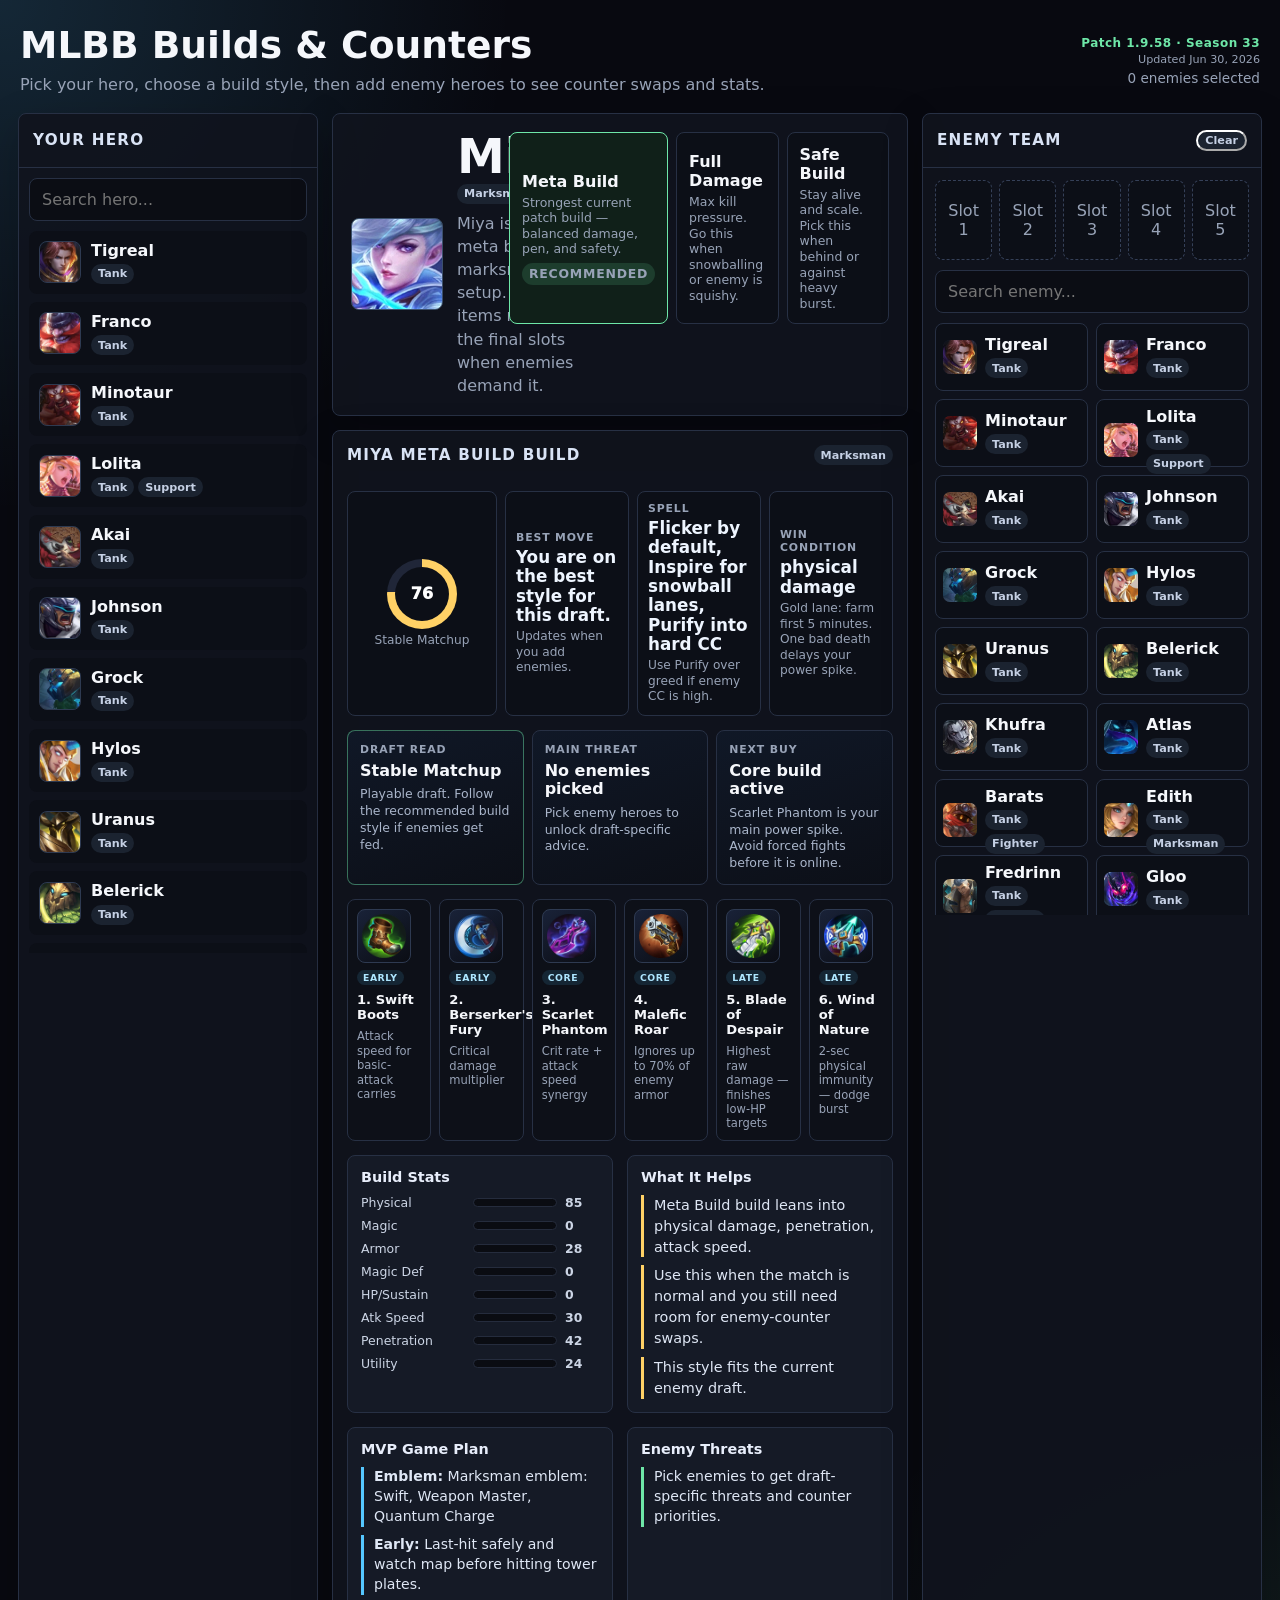
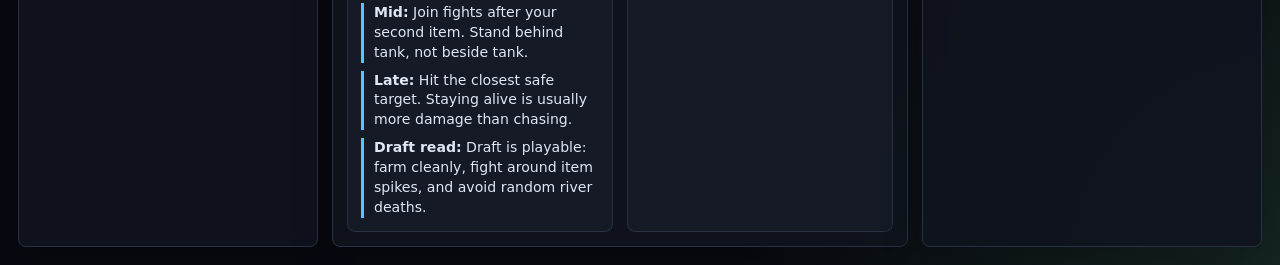
<file: index.html>
<!doctype html>
<html lang="en">
<head>
  <meta charset="utf-8" />
  <meta name="viewport" content="width=device-width, initial-scale=1" />
  <title>MLBB Builds & Counters</title>
  <style>
    :root {
      color-scheme: dark;
      --bg: #080910;
      --panel: #10131d;
      --panel-2: #151a26;
      --line: #273044;
      --text: #f5f7fb;
      --muted: #98a3b7;
      --blue: #55c7ff;
      --green: #6ee7a8;
      --red: #ff6b6b;
      --gold: #ffd166;
      --violet: #b49cff;
    }

    * { box-sizing: border-box; }
    body {
      margin: 0;
      min-height: 100vh;
      background:
        radial-gradient(circle at top left, rgba(85,199,255,.16), transparent 32rem),
        radial-gradient(circle at bottom right, rgba(110,231,168,.12), transparent 34rem),
        var(--bg);
      color: var(--text);
      font-family: Inter, ui-sans-serif, system-ui, -apple-system, BlinkMacSystemFont, "Segoe UI", sans-serif;
      letter-spacing: 0;
    }

    button, input { font: inherit; }
    button { cursor: pointer; }

    .app {
      width: min(1420px, 100%);
      margin: 0 auto;
      padding: 18px;
      display: grid;
      grid-template-columns: 300px 1fr 340px;
      gap: 14px;
    }

    header {
      grid-column: 1 / -1;
      display: flex;
      align-items: center;
      justify-content: space-between;
      gap: 12px;
      padding: 8px 2px 2px;
    }

    h1 {
      margin: 0;
      font-size: clamp(1.35rem, 3vw, 2.35rem);
      line-height: 1.05;
    }

    .meta {
      color: var(--muted);
      font-size: .9rem;
      text-align: right;
    }

    .panel {
      background: color-mix(in srgb, var(--panel) 90%, transparent);
      border: 1px solid var(--line);
      border-radius: 8px;
      min-width: 0;
      overflow: hidden;
      box-shadow: 0 14px 40px rgba(0,0,0,.22);
    }

    .panel-head {
      min-height: 54px;
      padding: 14px;
      border-bottom: 1px solid var(--line);
      display: flex;
      align-items: center;
      justify-content: space-between;
      gap: 10px;
    }

    .panel-title {
      margin: 0;
      font-size: .95rem;
      text-transform: uppercase;
      letter-spacing: .08em;
      color: #d9e3f5;
    }

    .search {
      width: 100%;
      border: 1px solid var(--line);
      border-radius: 8px;
      background: #0b0d14;
      color: var(--text);
      padding: 11px 12px;
      outline: none;
    }

    .search:focus { border-color: var(--blue); box-shadow: 0 0 0 3px rgba(85,199,255,.12); }

    .hero-list {
      height: calc(100vh - 168px);
      min-height: 520px;
      overflow: auto;
      padding: 10px;
      display: grid;
      gap: 8px;
      align-content: start;
    }

    .hero-row {
      width: 100%;
      border: 1px solid transparent;
      border-radius: 8px;
      background: #0c0f17;
      color: var(--text);
      padding: 9px;
      display: grid;
      grid-template-columns: 42px 1fr;
      gap: 10px;
      align-items: center;
      text-align: left;
    }

    .hero-row:hover, .hero-row.active { border-color: var(--blue); background: #111928; }
    .avatar {
      width: 42px;
      height: 42px;
      display: grid;
      place-items: center;
      border-radius: 8px;
      background: linear-gradient(145deg, #18364b, #222530);
      font-size: 1.45rem;
      border: 1px solid #2e3a51;
      overflow: hidden;
      position: relative;
    }

    .name { font-weight: 800; line-height: 1.2; }
    .roles { margin-top: 4px; display: flex; gap: 4px; flex-wrap: wrap; }
    .chip {
      display: inline-flex;
      align-items: center;
      min-height: 20px;
      border-radius: 999px;
      padding: 2px 7px;
      background: #1b2330;
      color: #c5d0e4;
      font-size: .7rem;
      font-weight: 700;
    }

    .main { display: grid; gap: 14px; min-width: 0; }
    .hero-stage {
      min-height: 206px;
      padding: 18px;
      display: grid;
      grid-template-columns: minmax(0, 1fr) minmax(260px, 380px);
      gap: 16px;
      align-items: stretch;
    }

    .selected-hero {
      display: grid;
      grid-template-columns: 92px 1fr;
      gap: 14px;
      align-items: center;
    }

    .big-avatar {
      width: 92px;
      aspect-ratio: 1;
      border-radius: 8px;
      display: grid;
      place-items: center;
      font-size: 3.2rem;
      background: linear-gradient(145deg, #1a3a4f, #302c43);
      border: 1px solid #3b506d;
      overflow: hidden;
      position: relative;
    }

    .selected-hero h2 {
      margin: 0;
      font-size: clamp(1.7rem, 4vw, 3rem);
      line-height: 1;
    }

    .subtitle { color: var(--muted); margin-top: 8px; line-height: 1.45; }

    .build-tabs {
      display: grid;
      grid-template-columns: repeat(3, 1fr);
      gap: 8px;
      align-content: start;
    }

    .build-tab {
      border: 1px solid var(--line);
      border-radius: 8px;
      background: #0c0f17;
      color: var(--text);
      padding: 12px;
      text-align: left;
      min-height: 84px;
    }

    .build-tab.active { border-color: var(--green); background: #102019; }
    .build-tab b { display: block; margin-bottom: 4px; }
    .build-tab span { color: var(--muted); font-size: .78rem; line-height: 1.25; display: block; }

    .build-panel {
      padding: 14px;
      display: grid;
      gap: 14px;
    }

    .items {
      display: grid;
      grid-template-columns: repeat(6, minmax(0, 1fr));
      gap: 8px;
    }

    .item {
      min-height: 132px;
      border: 1px solid var(--line);
      border-radius: 8px;
      background: #0d1018;
      padding: 9px;
      display: grid;
      gap: 7px;
      align-content: start;
      position: relative;
    }

    .item.counter { border-color: rgba(255,107,107,.75); box-shadow: inset 0 0 0 1px rgba(255,107,107,.16), 0 0 22px rgba(255,107,107,.08); }
    .item-art {
      width: 54px;
      aspect-ratio: 1;
      border-radius: 8px;
      background: linear-gradient(145deg, #192238, #0b0d14);
      border: 1px solid #2e3a51;
      display: grid;
      place-items: center;
      overflow: hidden;
      position: relative;
      font-size: 1.75rem;
      line-height: 1;
    }
    .item-name { font-weight: 800; font-size: .82rem; line-height: 1.15; }
    .item-type { color: var(--muted); font-size: .72rem; line-height: 1.25; }
    .item-phase {
      width: fit-content;
      border-radius: 999px;
      background: rgba(85,199,255,.12);
      color: #aee6ff;
      padding: 2px 6px;
      font-size: .58rem;
      font-weight: 900;
      text-transform: uppercase;
      letter-spacing: .06em;
    }
    .badge {
      position: absolute;
      top: 7px;
      right: 7px;
      border-radius: 999px;
      background: rgba(255,107,107,.18);
      color: #ffd3d3;
      padding: 2px 6px;
      font-size: .62rem;
      font-weight: 900;
    }

    .details-grid {
      display: grid;
      grid-template-columns: 1fr 1fr;
      gap: 14px;
    }

    .subpanel {
      background: var(--panel-2);
      border: 1px solid var(--line);
      border-radius: 8px;
      padding: 13px;
      min-width: 0;
    }

    .subpanel h3 {
      margin: 0 0 10px;
      font-size: .9rem;
      color: #e8eefb;
    }

    .stat {
      display: grid;
      grid-template-columns: 104px 1fr 34px;
      align-items: center;
      gap: 8px;
      margin: 8px 0;
      font-size: .78rem;
      color: #ccd5e5;
    }

    .bar {
      height: 9px;
      background: #0a0c12;
      border-radius: 999px;
      overflow: hidden;
      border: 1px solid #252c3d;
    }

    .fill { height: 100%; width: var(--w); background: linear-gradient(90deg, var(--blue), var(--green)); }
    .notes { display: grid; gap: 8px; color: #d5deed; font-size: .9rem; line-height: 1.45; }
    .note { border-left: 3px solid var(--gold); padding-left: 10px; color: #dfe7f5; }

    .enemy-tools { padding: 12px; display: grid; gap: 10px; }
    .enemy-slots {
      display: grid;
      grid-template-columns: repeat(5, 1fr);
      gap: 7px;
    }

    .slot {
      min-height: 80px;
      border: 1px dashed #354058;
      border-radius: 8px;
      display: grid;
      place-items: center;
      text-align: center;
      padding: 6px;
      color: var(--muted);
      background: #0c0f17;
      position: relative;
    }

    .slot.filled { border-style: solid; color: var(--text); }
    .slot button {
      position: absolute;
      top: 4px;
      right: 4px;
      width: 22px;
      height: 22px;
      border: 1px solid #46546f;
      border-radius: 999px;
      color: var(--text);
      background: #0a0c12;
      line-height: 1;
    }

    .enemy-list {
      max-height: calc(100vh - 308px);
      min-height: 390px;
      overflow: auto;
      display: grid;
      grid-template-columns: repeat(2, minmax(0, 1fr));
      gap: 8px;
    }

    .enemy-pick {
      min-height: 68px;
      border: 1px solid var(--line);
      border-radius: 8px;
      background: #0c0f17;
      color: var(--text);
      display: grid;
      grid-template-columns: 34px 1fr;
      gap: 8px;
      align-items: center;
      padding: 7px;
      text-align: left;
    }

    .enemy-pick:disabled { opacity: .35; cursor: not-allowed; }
    .mini-avatar {
      width: 34px;
      aspect-ratio: 1;
      border-radius: 7px;
      display: grid;
      place-items: center;
      background: #192132;
      font-size: 1.18rem;
      overflow: hidden;
      position: relative;
    }

    .asset-img {
      position: absolute;
      inset: 0;
      width: 100%;
      height: 100%;
      object-fit: cover;
      z-index: 1;
    }

    .item-art .asset-img { object-fit: contain; padding: 4px; }
    .fallback-emoji { position: relative; z-index: 0; line-height: 1; }
    .asset-img.err { display: none; }

    .coach-strip {
      display: grid;
      grid-template-columns: 150px repeat(3, 1fr);
      gap: 8px;
    }

    .coach-card {
      min-height: 86px;
      border: 1px solid var(--line);
      border-radius: 8px;
      background: #0c0f17;
      padding: 10px;
      display: grid;
      align-content: center;
      gap: 4px;
      min-width: 0;
    }

    .coach-kicker {
      color: var(--muted);
      font-size: .68rem;
      font-weight: 800;
      text-transform: uppercase;
      letter-spacing: .08em;
    }

    .coach-value {
      font-size: 1.05rem;
      font-weight: 900;
      color: #eef5ff;
      line-height: 1.15;
    }

    .coach-small { color: var(--muted); font-size: .76rem; line-height: 1.28; }
    .score-ring {
      width: 70px;
      aspect-ratio: 1;
      border-radius: 999px;
      display: grid;
      place-items: center;
      background: conic-gradient(var(--green) calc(var(--score) * 1%), #202638 0);
      justify-self: center;
      position: relative;
      font-weight: 950;
      color: #ffffff;
    }

    .score-ring::before {
      content: "";
      position: absolute;
      inset: 8px;
      border-radius: inherit;
      background: #0c0f17;
    }

    .score-ring span { position: relative; z-index: 1; }
    .plan-list, .threat-list { display: grid; gap: 8px; }
    .plan-row, .threat-row {
      border-left: 3px solid var(--blue);
      padding-left: 10px;
      color: #dfe7f5;
      font-size: .88rem;
      line-height: 1.42;
    }

    .threat-row.high { border-color: var(--red); }
    .threat-row.med { border-color: var(--gold); }
    .threat-row.low { border-color: var(--green); }
    .rec-badge {
      display: inline-flex;
      width: fit-content;
      margin-top: 6px;
      border-radius: 999px;
      background: rgba(110,231,168,.14);
      color: #b8ffd6;
      padding: 3px 7px;
      font-size: .66rem;
      font-weight: 900;
      text-transform: uppercase;
      letter-spacing: .06em;
    }

    .coach-action {
      width: fit-content;
      border: 1px solid rgba(110,231,168,.45);
      border-radius: 999px;
      background: rgba(110,231,168,.13);
      color: #d8ffe8;
      padding: 5px 10px;
      font-size: .72rem;
      font-weight: 900;
      margin-top: 4px;
    }

    .matchup-strip {
      display: grid;
      grid-template-columns: repeat(3, 1fr);
      gap: 8px;
    }

    .matchup-card {
      border: 1px solid var(--line);
      border-radius: 8px;
      background: linear-gradient(160deg, #101827, #0c0f17);
      padding: 12px;
      min-width: 0;
    }

    .matchup-card.danger { border-color: rgba(255,107,107,.55); }
    .matchup-card.good { border-color: rgba(110,231,168,.45); }
    .matchup-label {
      color: var(--muted);
      font-size: .68rem;
      font-weight: 900;
      text-transform: uppercase;
      letter-spacing: .08em;
      margin-bottom: 6px;
    }

    .matchup-main {
      color: #f5f7fb;
      font-size: 1rem;
      font-weight: 900;
      line-height: 1.15;
    }

    .matchup-tip {
      color: #aab6cb;
      font-size: .78rem;
      line-height: 1.35;
      margin-top: 6px;
    }

    .score-ring.strong { background: conic-gradient(var(--green) calc(var(--score) * 1%), #202638 0); }
    .score-ring.stable { background: conic-gradient(var(--gold) calc(var(--score) * 1%), #202638 0); }
    .score-ring.risky { background: conic-gradient(var(--red) calc(var(--score) * 1%), #202638 0); }

    @media (max-width: 1150px) {
      .app { grid-template-columns: 280px 1fr; }
      .right { grid-column: 1 / -1; }
      .enemy-list { max-height: 360px; grid-template-columns: repeat(4, minmax(0, 1fr)); }
      .coach-strip { grid-template-columns: repeat(2, 1fr); }
      .matchup-strip { grid-template-columns: 1fr; }
    }

    @media (max-width: 820px) {
      .app { grid-template-columns: 1fr; padding: 10px; }
      header { align-items: flex-start; flex-direction: column; }
      .meta { text-align: left; }
      .hero-list { height: 330px; min-height: 0; }
      .hero-stage { grid-template-columns: 1fr; }
      .build-tabs { grid-template-columns: 1fr; }
      .items { grid-template-columns: repeat(3, minmax(0, 1fr)); }
      .details-grid { grid-template-columns: 1fr; }
      .coach-strip { grid-template-columns: 1fr; }
      .matchup-strip { grid-template-columns: 1fr; }
      .enemy-list { grid-template-columns: repeat(2, minmax(0, 1fr)); }
      .enemy-slots { grid-template-columns: repeat(5, minmax(58px, 1fr)); overflow-x: auto; }
    }
  </style>
</head>
<body>
  <main class="app">
    <header>
      <div>
        <h1>MLBB Builds & Counters</h1>
        <div class="subtitle">Pick your hero, choose a build style, then add enemy heroes to see counter swaps and stats.</div>
      </div>
      <div class="meta" style="text-align:right">
        <div style="font-size:.75rem;color:var(--green);font-weight:700;letter-spacing:.04em">Patch 1.9.58 · Season 33</div>
        <div style="font-size:.7rem;color:var(--muted);margin-top:3px" id="lastUpdated"></div>
        <div id="summary" style="margin-top:4px;font-size:.85rem">0 enemies selected</div>
      </div>
    </header>

    <section class="panel">
      <div class="panel-head">
        <h2 class="panel-title">Your Hero</h2>
      </div>
      <div style="padding:10px 10px 0">
        <input id="heroSearch" class="search" placeholder="Search hero..." autocomplete="off" />
      </div>
      <div class="hero-list" id="heroList"></div>
    </section>

    <section class="main">
      <section class="panel hero-stage">
        <div class="selected-hero">
          <div class="big-avatar" id="bigAvatar">🏹</div>
          <div>
            <h2 id="heroName">Miya</h2>
            <div class="roles" id="heroRoles"></div>
            <div class="subtitle" id="heroDesc"></div>
          </div>
        </div>
        <div class="build-tabs" id="buildTabs"></div>
      </section>

      <section class="panel build-panel">
        <div class="panel-head" style="padding:0 0 12px; min-height:auto; border-bottom:0">
          <h2 class="panel-title" id="buildTitle">Build</h2>
          <span class="chip" id="buildFocus">Balanced</span>
        </div>
        <div class="coach-strip" id="coachStrip"></div>
        <div class="matchup-strip" id="matchupStrip"></div>
        <div class="items" id="items"></div>
        <div class="details-grid">
          <div class="subpanel">
            <h3>Build Stats</h3>
            <div id="stats"></div>
          </div>
          <div class="subpanel">
            <h3>What It Helps</h3>
            <div class="notes" id="notes"></div>
          </div>
          <div class="subpanel">
            <h3>MVP Game Plan</h3>
            <div class="plan-list" id="gamePlan"></div>
          </div>
          <div class="subpanel">
            <h3>Enemy Threats</h3>
            <div class="threat-list" id="threats"></div>
          </div>
        </div>
      </section>
    </section>

    <aside class="panel right">
      <div class="panel-head">
        <h2 class="panel-title">Enemy Team</h2>
        <button class="chip" id="clearEnemies" type="button">Clear</button>
      </div>
      <div class="enemy-tools">
        <div class="enemy-slots" id="enemySlots"></div>
        <input id="enemySearch" class="search" placeholder="Search enemy..." autocomplete="off" />
        <div class="enemy-list" id="enemyList"></div>
      </div>
    </aside>
  </main>

  <script>
    const HEROES = [
      ['Tigreal','Tank','🛡️'],['Franco','Tank','⚓'],['Minotaur','Tank','🐂'],['Lolita','Tank,Support','🔨'],
      ['Akai','Tank','🐼'],['Johnson','Tank','🚗'],['Grock','Tank','🪨'],['Hylos','Tank','🐎'],['Uranus','Tank','🪐'],
      ['Belerick','Tank','🌳'],['Khufra','Tank','🟣'],['Atlas','Tank','⚙️'],['Barats','Tank,Fighter','🦖'],
      ['Edith','Tank,Marksman','⚡'],['Fredrinn','Tank,Fighter','🗡️'],['Gloo','Tank','🟢'],['Baxia','Tank','🛞'],
      ['Carmilla','Tank,Support','🩸'],['Chip','Tank,Support','🌀'],['Hilda','Fighter,Tank','🪓'],['Balmond','Fighter','🪓'],
      ['Freya','Fighter','🪽'],['Chou','Fighter,Assassin','🥋'],['Sun','Fighter','🐒'],['Alpha','Fighter','🤖'],
      ['Ruby','Fighter','🌙'],['Roger','Fighter,Marksman','🐺'],['Jawhead','Fighter','🚀'],['Martis','Fighter','⚔️'],
      ['Aldous','Fighter','👊'],['Leomord','Fighter','🐴'],['Thamuz','Fighter','🔥'],['Badang','Fighter','💥'],
      ['Guinevere','Fighter,Mage','🌹'],['Dyrroth','Fighter','😈'],['Masha','Fighter','🐻'],['Silvanna','Fighter,Mage','🔱'],
      ['Yu Zhong','Fighter','🐉'],['Khaleed','Fighter','🏜️'],['Paquito','Fighter,Assassin','🥊'],['Aulus','Fighter','🪓'],
      ['Phoveus','Fighter','👁️'],['Yin','Fighter,Assassin','⛓️'],['Julian','Fighter,Mage','🃏'],['Arlott','Fighter,Assassin','🧿'],
      ['Esmeralda','Fighter,Mage','💫'],['Terizla','Fighter','🔨'],['X.Borg','Fighter','🔥'],['Zilong','Fighter,Assassin','🐲'],
      ['Lapu-Lapu','Fighter','🛡️'],['Argus','Fighter','🪽'],['Bane','Fighter,Mage','☠️'],['Saber','Assassin','🗡️'],
      ['Alucard','Fighter,Assassin','🦇'],['Fanny','Assassin','🪝'],['Natalia','Assassin','🐾'],['Yi Sun-shin','Assassin,Marksman','🏹'],
      ['Hayabusa','Assassin','🥷'],['Helcurt','Assassin','🌑'],['Lancelot','Assassin','🌹'],['Hanzo','Assassin','👹'],
      ['Selena','Assassin,Mage','🌙'],['Ling','Assassin','🪶'],['Benedetta','Assassin','🗡️'],['Aamon','Assassin','🪞'],
      ['Joy','Assassin','🎵'],['Nolan','Assassin','✂️'],['Karina','Assassin','💜'],['Nana','Mage,Support','🐱'],
      ['Cyclops','Mage','👁️'],['Eudora','Mage','⚡'],['Aurora','Mage','❄️'],['Gord','Mage','🔵'],['Vexana','Mage','👑'],
      ['Odette','Mage','🦢'],['Zhask','Mage','👾'],['Harith','Mage','⏳'],['Lunox','Mage','🌗'],['Lylia','Mage','💣'],
      ['Harley','Mage,Assassin','🎩'],['Kadita','Mage,Assassin','🌊'],['Vale','Mage','🌪️'],['Cecilion','Mage','🦇'],
      ['Kagura','Mage','☂️'],['Yve','Mage','🌌'],['Xavier','Mage','✨'],['Valentina','Mage','🎭'],['Novaria','Mage','🌠'],
      ['Pharsa','Mage','🦅'],['Alice','Mage','🩸'],['Luo Yi','Mage,Support','☯️'],['Zhuxin','Mage,Support','🦋'],
      ['Valir','Mage','🔥'],['Chang\'e','Mage','🌙'],
      ['Gusion','Assassin,Mage','🗡️'],['Layla','Marksman','🔫'],['Miya','Marksman','🏹'],['Bruno','Marksman','⚽'],
      ['Hanabi','Marksman','🌸'],
      ['Clint','Marksman','🤠'],['Moskov','Marksman','🔱'],['Irithel','Marksman','🐆'],['Lesley','Marksman,Assassin','🎯'],
      ['Karrie','Marksman','🌀'],['Kimmy','Marksman,Mage','🧪'],['Claude','Marksman','🐵'],['Granger','Marksman,Assassin','🎻'],
      ['Wanwan','Marksman','🪡'],['Popol and Kupa','Marksman','🐺'],['Beatrix','Marksman','🔫'],['Melissa','Marksman','🧸'],
      ['Ixia','Marksman','☄️'],['Natan','Marksman','🌀'],['Brody','Marksman','⚡'],['Rafaela','Support','🪽'],
      ['Estes','Support','🌿'],['Diggie','Support','⏰'],['Angela','Support','💗'],['Kaja','Support,Fighter','⚡'],
      ['Floryn','Support','🌸'],['Mathilda','Support,Assassin','🪶'],['Faramis','Support','💀'],
      ['Cici','Fighter','🎀'],['Lukas','Fighter','⚡'],['Suyou','Fighter,Assassin','🌊'],
      ['Prisca','Mage,Support','🌺'],['Melanie','Marksman','🎶'],
      ['Sora','Fighter,Mage','🎤']
    ].map(([name, roles, icon]) => ({ name, roles: roles.split(','), icon }));

    const ITEM_STATS = {
      'Tough Boots': { magicDefense: 14, armor: 4, utility: 12 }, 'Warrior Boots': { armor: 18, sustain: 4 },
      'Arcane Boots': { magicDamage: 8, penetration: 10 }, 'Swift Boots': { attackSpeed: 16 },
      'Rapid Boots': { utility: 18 }, 'Magic Shoes': { utility: 15 },
      'Dominance Ice': { armor: 35, sustain: 8, utility: 14 }, "Athena's Shield": { magicDefense: 48, sustain: 16 },
      'Radiant Armor': { magicDefense: 54, sustain: 18 }, 'Antique Cuirass': { armor: 45, sustain: 10 },
      'Blade Armor': { armor: 58 }, 'Immortality': { armor: 24, sustain: 28, utility: 10 }, 'Oracle': { magicDefense: 22, sustain: 35 },
      'Cursed Helmet': { magicDefense: 18, sustain: 14, magicDamage: 8 }, 'Guardian Helmet': { sustain: 48 },
      'Endless Battle': { physicalDamage: 22, sustain: 12, utility: 10 }, 'War Axe': { physicalDamage: 24, sustain: 12, penetration: 8 },
      'Blade of Despair': { physicalDamage: 55 }, 'Hunter Strike': { physicalDamage: 24, penetration: 12, utility: 12 },
      'Malefic Roar': { physicalDamage: 18, penetration: 42 }, 'Queen’s Wings': { armor: 12, sustain: 32 },
      'Bloodlust Axe': { physicalDamage: 20, sustain: 24 }, 'Sea Halberd': { physicalDamage: 22, attackSpeed: 12, utility: 16 },
      'Blade of the Heptaseas': { physicalDamage: 28, penetration: 18 }, 'Berserker’s Fury': { physicalDamage: 34 },
      'Haas’s Claws': { physicalDamage: 18, attackSpeed: 16, sustain: 22 }, 'Demon Hunter Sword': { physicalDamage: 18, attackSpeed: 30, sustain: 10 },
      'Golden Staff': { attackSpeed: 38 }, 'Windtalker': { attackSpeed: 35, utility: 8 }, 'Wind of Nature': { physicalDamage: 12, attackSpeed: 14, armor: 28, utility: 24 },
      'Rose Gold Meteor': { physicalDamage: 20, magicDefense: 24, sustain: 18 }, 'Corrosion Scythe': { physicalDamage: 14, attackSpeed: 32, utility: 12 },
      'Clock of Destiny': { magicDamage: 26, sustain: 20 }, 'Lightning Truncheon': { magicDamage: 30, utility: 8 },
      'Holy Crystal': { magicDamage: 52 }, 'Divine Glaive': { magicDamage: 20, penetration: 45 },
      'Genius Wand': { magicDamage: 24, penetration: 22 }, 'Glowing Wand': { magicDamage: 24, sustain: 8, utility: 12 },
      'Winter Crown': { armor: 18, magicDefense: 18, utility: 30 }, 'Blood Wings': { magicDamage: 42, sustain: 18 },
      'Necklace of Durance': { magicDamage: 20, sustain: 8, utility: 18 }, 'Enchanted Talisman': { magicDamage: 18, utility: 24 },
      'Fleeting Time': { magicDamage: 16, utility: 28 }, 'Flask of the Oasis': { magicDefense: 14, sustain: 34, utility: 24 },
      'Favor Roam': { sustain: 28, utility: 24 }, 'Conceal Roam': { utility: 42 }, 'Thunder Belt': { armor: 22, magicDefense: 12, sustain: 16, utility: 18 }
    };

    const ROLE_BUILDS = {
      Tank: {
        balanced: ['Tough Boots','Dominance Ice','Antique Cuirass',"Athena's Shield",'Oracle','Immortality'],
        damage:   ['Tough Boots','Cursed Helmet','Guardian Helmet','Dominance Ice','Thunder Belt','Immortality'],
        armor:    ['Warrior Boots','Dominance Ice','Antique Cuirass','Blade Armor','Guardian Helmet','Oracle']
      },
      Fighter: {
        balanced: ['Warrior Boots','War Axe','Endless Battle','Hunter Strike','Blade of Despair','Malefic Roar'],
        damage:   ['Warrior Boots','Hunter Strike','Blade of Despair','Malefic Roar','Sea Halberd','Wind of Nature'],
        armor:    ['Warrior Boots','War Axe','Endless Battle',"Queen's Wings",'Blade of Despair','Immortality']
      },
      Assassin: {
        balanced: ['Warrior Boots','Blade of the Heptaseas','Hunter Strike','Blade of Despair','Malefic Roar','Wind of Nature'],
        damage:   ['Rapid Boots','Blade of the Heptaseas','Hunter Strike','Blade of Despair','Malefic Roar','Sea Halberd'],
        armor:    ['Warrior Boots','Hunter Strike','Rose Gold Meteor','Blade of Despair','Malefic Roar','Immortality']
      },
      Mage: {
        balanced: ['Arcane Boots','Clock of Destiny','Lightning Truncheon','Holy Crystal','Divine Glaive','Blood Wings'],
        damage:   ['Arcane Boots','Genius Wand','Holy Crystal','Lightning Truncheon','Divine Glaive','Blood Wings'],
        armor:    ['Tough Boots','Clock of Destiny','Holy Crystal','Necklace of Durance','Divine Glaive','Winter Crown']
      },
      Marksman: {
        balanced: ['Swift Boots',"Berserker's Fury",'Scarlet Phantom','Malefic Roar','Blade of Despair','Wind of Nature'],
        damage:   ['Swift Boots',"Berserker's Fury","Haas's Claws",'Malefic Roar','Blade of Despair','Wind of Nature'],
        armor:    ['Swift Boots','Demon Hunter Sword','Golden Staff','Malefic Roar',"Haas's Claws",'Wind of Nature']
      },
      Support: {
        balanced: ['Magic Shoes','Fleeting Time','Flask of the Oasis','Necklace of Durance','Oracle','Immortality'],
        damage:   ['Arcane Boots','Fleeting Time','Holy Crystal','Necklace of Durance','Divine Glaive','Winter Crown'],
        armor:    ['Tough Boots','Flask of the Oasis','Dominance Ice',"Athena's Shield",'Oracle','Immortality']
      }
    };

    const ITEM_META = {
      'Tough Boots': ['👟','Resists CC and magic burst'],
      'Warrior Boots': ['👢','Reduces physical damage in lane'],
      'Arcane Boots': ['🥿','Early magic pen for burst openers'],
      'Swift Boots': ['⚡','Attack speed for basic-attack carries'],
      'Rapid Boots': ['💨','Fast rotations and vision control'],
      'Magic Shoes': ['🥿','Max cooldown for abilities'],
      'Dominance Ice': ['❄️','Cripples attack speed + anti-heal aura'],
      "Athena's Shield": ['🔵','Absorbs one magic burst window'],
      'Radiant Armor': ['🌞','Stacks up against repeated magic hits'],
      'Antique Cuirass': ['🧲','Reduces each incoming physical skill hit'],
      'Blade Armor': ['🛡️','Punishes basic-attack carries'],
      'Immortality': ['💀','Second life — essential in close fights'],
      'Oracle': ['🔮','Amplifies all heals and shields'],
      'Cursed Helmet': ['⛑️','Burns nearby enemies — great on HP tanks'],
      'Guardian Helmet': ['💚','Massive HP regen out of combat'],
      'Endless Battle': ['🌊','True damage on every skill hit + sustain'],
      'War Axe': ['🪓','Stacking damage + pen on extended fights'],
      'Blade of Despair': ['⚔️','Highest raw damage — finishes low-HP targets'],
      'Hunter Strike': ['🎯','Armor pen + movement burst on every 5th hit'],
      'Malefic Roar': ['🌑','Ignores up to 70% of enemy armor'],
      "Queen's Wings": ['🪽','Tanky when low — great for sustained dives'],
      'Bloodlust Axe': ['🩸','Ability spell vamp to stay healthy'],
      'Sea Halberd': ['🗡️','Anti-heal + damage in one slot'],
      'Blade of the Heptaseas': ['🔷','Massive first-hit burst for assassins'],
      "Berserker's Fury": ['💥','Critical damage multiplier'],
      'Scarlet Phantom': ['👻','Crit rate + attack speed synergy'],
      "Haas's Claws": ['🩸','Heavy lifesteal to sustain in teamfights'],
      'Demon Hunter Sword': ['🗡️','Shreds % HP — great vs fat tanks'],
      'Golden Staff': ['✨','Doubles on-hit attack effects'],
      'Windtalker': ['🌪️','Attack speed burst + critical wave'],
      'Wind of Nature': ['💨','2-sec physical immunity — dodge burst'],
      'Rose Gold Meteor': ['🌹','Magic shield when low HP'],
      'Corrosion Scythe': ['🧊','Slows enemies with every basic attack'],
      'Clock of Destiny': ['⏰','Scales massively into mid/late game'],
      'Lightning Truncheon': ['⚡','Massive AoE burst bouncing on combo'],
      'Holy Crystal': ['🔮','Highest raw magic power spike'],
      'Divine Glaive': ['💠','Up to 60% magic pen — ignores magic defense'],
      'Genius Wand': ['🧠','Stacks magic defense reduction on each hit'],
      'Glowing Wand': ['🔥','Burns % HP — great vs tanks'],
      'Winter Crown': ['❄️','Stasis to survive assassin dive'],
      'Blood Wings': ['🪽','Huge magic power + shield in lategame'],
      'Necklace of Durance': ['📿','Cuts enemy healing and shields by 50%'],
      'Enchanted Talisman': ['📘','Unlimited mana + cooldown reduction'],
      'Fleeting Time': ['⏱️','Ultimate refreshes faster on kills/assists'],
      'Flask of the Oasis': ['🧪','Bulkier shields for your whole team'],
      'Favor Roam': ['💚','Gold income and healing from roam'],
      'Conceal Roam': ['👻','Team stealth for surprise engage'],
      'Thunder Belt': ['⚡','True damage slow every 1.5 seconds']
    };

    const COUNTER_RULES = [
      { roles:['Marksman'], item:'Blade Armor', reason:'enemy marksmen rely on basic attacks' },
      { roles:['Marksman','Assassin'], item:'Wind of Nature', reason:'blocks physical burst during their all-in' },
      { roles:['Mage'], item:"Athena's Shield", reason:'protects against magic burst combos' },
      { roles:['Mage'], item:'Radiant Armor', reason:'handles repeated magic poke and burns' },
      { roles:['Tank','Fighter'], item:'Malefic Roar', reason:'adds armor penetration into frontliners' },
      { roles:['Support'], item:'Sea Halberd', reason:'cuts healing and shields from supports' },
      { names:['Estes','Rafaela','Angela','Floryn','Ruby','Uranus','Esmeralda','Yu Zhong','Thamuz'], item:'Necklace of Durance', reason:'reduces heavy healing and sustain' },
      { names:['Fanny','Ling','Lancelot','Hayabusa','Saber','Gusion','Nolan'], item:'Antique Cuirass', reason:'reduces repeated physical skill burst' },
      { names:['Eudora','Aurora','Vale','Kadita','Pharsa','Xavier'], item:"Athena's Shield", reason:'prevents one-shot magic burst' },
      { names:['Miya','Layla','Claude','Moskov','Karrie','Melissa','Ixia','Natan'], item:'Dominance Ice', reason:'slows attack speed and applies anti-heal aura' }
    ];

    const BUILD_LABELS = {
      balanced: ['Meta Build',   'Strongest current patch build — balanced damage, pen, and safety.'],
      damage:   ['Full Damage',  'Max kill pressure. Go this when snowballing or enemy is squishy.'],
      armor:    ['Safe Build',   'Stay alive and scale. Pick this when behind or against heavy burst.']
    };

    const ROLE_GUIDE = {
      Tank: {
        emblem: 'Tank emblem: Firmness, Tenacity, Brave Smite',
        spell: 'Flicker for engage, Revitalize if your team needs sustain',
        lane: 'Roam: protect your carry until level 4, then force turtle vision.',
        early: 'Do not chase kills first. Check bushes, open vision, and save CC for enemy dash heroes.',
        mid: 'Start fights only when damage dealers are close enough to follow.',
        late: 'Stand between assassin paths and your marksman. Winning one peel can win the game.'
      },
      Fighter: {
        emblem: 'Fighter emblem: Firmness, Festival of Blood, Brave Smite',
        spell: 'Flicker for outplays, Vengeance into heavy basic attacks',
        lane: 'EXP lane: freeze near your tower if behind, cut wave only with map vision.',
        early: 'Trade around cooldowns. Do not lose HP before turtle spawn.',
        mid: 'Push side lane first, then rotate. Force enemies to answer you.',
        late: 'Enter after enemy CC is used. Your job is backline pressure, not first death.'
      },
      Assassin: {
        emblem: 'Assassin emblem: Rupture, Weapon Master, Killing Spree',
        spell: 'Retribution if jungling, Execute or Petrify for lane burst',
        lane: 'Jungle: farm fast, gank overextended lanes, and never coin-flip turtle alone.',
        early: 'Track enemy mage and roamer before diving. Free kills beat risky kills.',
        mid: 'Kill the enemy damage dealer before objectives. No pick, no lord rush.',
        late: 'Wait in fog. If you show first, the enemy carries play safe.'
      },
      Mage: {
        emblem: 'Mage emblem: Rupture, Bargain Hunter, Impure Rage',
        spell: 'Flicker by default, Purify into chain CC',
        lane: 'Mid: clear first wave quickly, then move with roamer to one side.',
        early: 'Poke before objectives. Mana and position matter more than random fights.',
        mid: 'Stay behind frontline and punish enemies walking through river choke points.',
        late: 'Hold burst for carries or divers. Do not waste full combo on tanks unless lord is free.'
      },
      Marksman: {
        emblem: 'Marksman emblem: Swift, Weapon Master, Quantum Charge',
        spell: 'Flicker by default, Inspire for snowball lanes, Purify into hard CC',
        lane: 'Gold lane: farm first 5 minutes. One bad death delays your power spike.',
        early: 'Last-hit safely and watch map before hitting tower plates.',
        mid: 'Join fights after your second item. Stand behind tank, not beside tank.',
        late: 'Hit the closest safe target. Staying alive is usually more damage than chasing.'
      },
      Support: {
        emblem: 'Support emblem: Agility, Pull Yourself Together, Focusing Mark',
        spell: 'Flicker for saves, Purify into suppress/chain CC',
        lane: 'Roam: babysit weak lanes early, then play around your strongest carry.',
        early: 'Give vision and reset bad fights. Your deaths are expensive.',
        mid: 'Use ultimates for objective fights, not random river pokes.',
        late: 'Stay close enough to save carries but far enough to avoid being caught first.'
      }
    };

    const THREAT_NAMES = {
      sustain: ['Estes','Rafaela','Angela','Floryn','Ruby','Uranus','Esmeralda','Yu Zhong','Thamuz','Alpha'],
      dive: ['Fanny','Ling','Lancelot','Hayabusa','Saber','Gusion','Nolan','Joy','Benedetta','Chou','Paquito'],
      burst: ['Eudora','Aurora','Vale','Kadita','Pharsa','Xavier','Harley','Selena','Gusion','Saber'],
      control: ['Tigreal','Atlas','Franco','Khufra','Minotaur','Lolita','Johnson','Kaja','Minsitthar'],
      shred: ['Karrie','Claude','Moskov','Miya','Melissa','Ixia','Natan','Demon Hunter Sword']
    };

    const ITEM_IMAGE_ALIASES = {
      'Swift Boots': 'Warrior Boots',
      'Rapid Boots': 'Magic Shoes',
      'Guardian Helmet': 'Oracle',
      'Queen’s Wings': 'Brute Force Breastplate',
      "Queen's Wings": 'Brute Force Breastplate',
      'Demon Hunter Sword': 'Sea Halberd',
      'Golden Staff': 'Feather of Heaven',
      'Haas’s Claws': 'Bloodlust Axe',
      "Haas's Claws": 'Bloodlust Axe',
      'Rose Gold Meteor': "Athena's Shield",
      'Corrosion Scythe': 'Scarlet Phantom',
      'Genius Wand': 'Divine Glaive',
      'Glowing Wand': 'Lightning Truncheon',
      'Winter Crown': 'Immortality',
      'Enchanted Talisman': 'Clock of Destiny',
      'Flask of the Oasis': 'Oracle',
      'Favor Roam': 'Oracle',
      'Conceal Roam': 'Magic Shoes',
      'Thunder Belt': 'Endless Battle'
    };

    const HERO_IMAGE_OVERRIDES = {
      Arlott: 'mlbb-assets/heroes/Arlott.png',
      Chip: 'mlbb-assets/heroes/Chip.png',
      Fredrinn: 'mlbb-assets/heroes/Fredrinn.png',
      Ixia: 'mlbb-assets/heroes/Ixia.png',
      Joy: 'mlbb-assets/heroes/Joy.png',
      Novaria: 'mlbb-assets/heroes/Novaria.png',
      Zhuxin: 'mlbb-assets/heroes/Zhuxin.png'
    };

    const state = { hero: HEROES.find(h => h.name === 'Miya'), style: 'balanced', enemies: [] };
    const $ = id => document.getElementById(id);

    function primaryRole(hero) {
      if (hero.roles.includes('Marksman')) return 'Marksman';
      if (hero.roles.includes('Mage') && !hero.roles.includes('Fighter')) return 'Mage';
      return hero.roles[0];
    }

    function assetSafeName(name) {
      return name
        .replace(/ and /g, '_and_')
        .replace(/[.'’]/g, '')
        .replace(/\//g, '')
        .replace(/\s+/g, '_');
    }

    function heroImg(hero) {
      if (HERO_IMAGE_OVERRIDES[hero.name]) return HERO_IMAGE_OVERRIDES[hero.name];
      return `mlbb-assets/heroes/${assetSafeName(hero.name)}.webp`;
    }

    function itemImg(name) {
      const normalized = name === 'Athena’s Shield' ? "Athena's Shield" : name;
      const imageName = ITEM_IMAGE_ALIASES[normalized] || normalized;
      return `mlbb-assets/items/${assetSafeName(imageName)}.webp`;
    }

    function imageFrame(className, src, alt, emoji) {
      return `<span class="${className}">
        <span class="fallback-emoji">${emoji}</span>
        <img class="asset-img" src="${src}" alt="" aria-hidden="true" loading="lazy" onerror="this.classList.add('err')">
      </span>`;
    }

    function item(name, counterReason = '') {
      const normalized = name === 'Athena’s Shield' ? "Athena's Shield" : name;
      const meta = ITEM_META[name] || ITEM_META[normalized] || ['🔹','Flexible stat item'];
      return { name, icon: meta[0], type: meta[1], stats: ITEM_STATS[name] || ITEM_STATS[normalized] || {}, counterReason };
    }

    function baseBuild(hero, style) {
      const role = primaryRole(hero);
      return (ROLE_BUILDS[role] || ROLE_BUILDS.Fighter)[style].map(n => item(n));
    }

    function enemyPressure() {
      const pressure = {
        physical: 0, magic: 0, frontline: 0, sustain: 0, dive: 0, burst: 0,
        control: 0, attackSpeed: 0, healing: 0, pickoff: 0
      };
      for (const enemy of state.enemies) {
        if (enemy.roles.includes('Marksman')) { pressure.physical += 2; pressure.attackSpeed += 2; }
        if (enemy.roles.includes('Assassin')) { pressure.physical += 2; pressure.dive += 2; pressure.pickoff += 1; }
        if (enemy.roles.includes('Mage')) { pressure.magic += 2; pressure.burst += 1; }
        if (enemy.roles.includes('Fighter')) { pressure.physical += 1; pressure.frontline += 1; pressure.dive += 1; }
        if (enemy.roles.includes('Tank')) { pressure.frontline += 2; pressure.control += 1; }
        if (enemy.roles.includes('Support')) { pressure.sustain += 1; pressure.healing += 1; }
        if (THREAT_NAMES.sustain.includes(enemy.name)) { pressure.sustain += 2; pressure.healing += 2; }
        if (THREAT_NAMES.dive.includes(enemy.name)) pressure.dive += 2;
        if (THREAT_NAMES.burst.includes(enemy.name)) pressure.burst += 2;
        if (THREAT_NAMES.control.includes(enemy.name)) pressure.control += 2;
        if (THREAT_NAMES.shred.includes(enemy.name)) pressure.attackSpeed += 2;
      }
      return pressure;
    }

    function recommendedStyle(hero, pressure) {
      const role = primaryRole(hero);
      const danger = pressure.dive + pressure.burst + pressure.control;
      if (danger >= 4 || (role === 'Marksman' && pressure.dive >= 2)) return 'armor';
      if (['Marksman','Assassin','Mage','Fighter'].includes(role) && pressure.frontline >= 3) return 'damage';
      if ((role === 'Tank' || role === 'Support') && pressure.attackSpeed + pressure.healing >= 4) return 'armor';
      return 'balanced';
    }

    function styleScore(stats, pressure, hero, build) {
      const role = primaryRole(hero);
      let score = 58;
      if (['Marksman','Assassin','Fighter'].includes(role)) score += Math.min(18, (stats.physicalDamage + stats.penetration) / 7);
      if (role === 'Mage') score += Math.min(18, (stats.magicDamage + stats.penetration) / 7);
      if (role === 'Tank' || role === 'Support') score += Math.min(20, (stats.armor + stats.magicDefense + stats.sustain + stats.utility) / 12);
      if (pressure.physical > pressure.magic) score += Math.min(10, stats.armor / 12);
      if (pressure.magic > pressure.physical) score += Math.min(10, stats.magicDefense / 12);
      if (pressure.healing >= 2 && build.some(i => ['Sea Halberd','Necklace of Durance','Dominance Ice'].includes(i.name))) score += 8;
      if (pressure.dive >= 2 && build.some(i => ['Wind of Nature','Winter Crown','Immortality','Antique Cuirass'].includes(i.name))) score += 8;
      return Math.max(0, Math.min(99, Math.round(score)));
    }

    function roleCounterItem(itemName, heroRole) {
      const mageMap = {
        'Sea Halberd': 'Necklace of Durance',
        'Malefic Roar': 'Divine Glaive',
        'Blade Armor': 'Winter Crown',
        'Wind of Nature': 'Winter Crown',
        'Dominance Ice': 'Winter Crown'
      };
      const tankMap = {
        'Sea Halberd': 'Dominance Ice',
        'Necklace of Durance': 'Dominance Ice',
        'Malefic Roar': 'Dominance Ice',
        'Wind of Nature': 'Antique Cuirass'
      };
      const supportMap = {
        'Sea Halberd': 'Dominance Ice',
        'Malefic Roar': 'Dominance Ice',
        'Blade Armor': 'Dominance Ice',
        'Wind of Nature': 'Winter Crown'
      };
      const physicalMap = {
        "Athena's Shield": 'Rose Gold Meteor',
        'Necklace of Durance': 'Sea Halberd',
        'Radiant Armor': 'Rose Gold Meteor',
        'Blade Armor': 'Wind of Nature',
        'Dominance Ice': 'Wind of Nature'
      };
      if (heroRole === 'Mage') return mageMap[itemName] || itemName;
      if (heroRole === 'Tank') return tankMap[itemName] || itemName;
      if (heroRole === 'Support') return supportMap[itemName] || itemName;
      if (['Marksman','Assassin','Fighter'].includes(heroRole)) return physicalMap[itemName] || itemName;
      return itemName;
    }

    function counterItems(hero) {
      const found = new Map();
      const heroRole = primaryRole(hero);
      for (const enemy of state.enemies) {
        for (const rule of COUNTER_RULES) {
          const nameMatch = rule.names && rule.names.includes(enemy.name);
          const roleMatch = rule.roles && enemy.roles.some(r => rule.roles.includes(r));
          if (nameMatch || roleMatch) {
            const targetItem = roleCounterItem(rule.item, heroRole);
            const existing = found.get(targetItem) || { score: 0, reasons: [] };
            existing.score += nameMatch ? 4 : 2;
            existing.reasons.push(`${enemy.name}: ${rule.reason}`);
            found.set(targetItem, existing);
          }
        }
      }
      return [...found.entries()].map(([name, data]) => {
        const built = item(name, data.reasons.join('; '));
        return { ...built, score: data.score };
      }).filter(ci => {
        if (heroRole === 'Mage') return !['Blade Armor','Wind of Nature','Sea Halberd','Malefic Roar','Dominance Ice'].includes(ci.name);
        if (heroRole === 'Tank' || heroRole === 'Support') return !['Malefic Roar','Berserker’s Fury'].includes(ci.name);
        return ci.name !== 'Necklace of Durance';
      }).sort((a,b) => b.score - a.score).slice(0, 2);
    }

    function activeBuild() {
      const build = baseBuild(state.hero, state.style);
      const counters = counterItems(state.hero);
      const inserts = [];
      counters.forEach(counter => {
        const existing = build.find(item => item.name === counter.name);
        if (existing) {
          existing.isCounter = true;
          existing.counterReason = counter.counterReason;
          return;
        }
        inserts.push(counter);
      });
      inserts.forEach((counter, idx) => {
        const replaceAt = build.length - 1 - idx;
        build[replaceAt] = { ...counter, isCounter: true };
      });
      return build;
    }

    function sumStats(build) {
      const totals = { physicalDamage:0, magicDamage:0, armor:0, magicDefense:0, sustain:0, attackSpeed:0, penetration:0, utility:0 };
      build.forEach(it => Object.entries(it.stats).forEach(([key, val]) => totals[key] += val));
      return totals;
    }

    function threatSummary(pressure) {
      const rows = [
        ['Physical DPS', pressure.physical + pressure.attackSpeed],
        ['Burst', pressure.burst],
        ['Dive', pressure.dive],
        ['Crowd Control', pressure.control],
        ['Healing', pressure.healing],
        ['Frontline', pressure.frontline]
      ].sort((a,b) => b[1] - a[1]);
      return rows[0][1] > 0 ? rows[0] : ['No enemies picked', 0];
    }

    function advantageTier(score) {
      if (score >= 82) return { label: 'Strong Advantage', className: 'strong', tip: 'Your build matches the draft well. Play around objectives and item spikes.' };
      if (score >= 68) return { label: 'Stable Matchup', className: 'stable', tip: 'Playable draft. Follow the recommended build style if enemies get fed.' };
      return { label: 'Risky Draft', className: 'risky', tip: 'Respect enemy burst/CC. Farm safely and use the recommended defensive style.' };
    }

    function nextItemTip(build) {
      const counter = build.find(item => item.isCounter);
      if (counter) return `${counter.name} is your priority counter. Buy it earlier if that enemy is fed.`;
      const core = build[2] || build[1] || build[0];
      return `${core.name} is your main power spike. Avoid forced fights before it is online.`;
    }

    function itemPhase(item, idx) {
      if (item.isCounter) return 'Counter';
      if (idx < 2) return 'Early';
      if (idx < 4) return 'Core';
      return 'Late';
    }

    function renderHeroList() {
      const q = $('heroSearch').value.trim().toLowerCase();
      $('heroList').innerHTML = HEROES
        .filter(h => h.name.toLowerCase().includes(q) || h.roles.join(' ').toLowerCase().includes(q))
        .map(h => `<button class="hero-row ${h.name === state.hero.name ? 'active' : ''}" type="button" onclick="pickHero('${h.name.replace(/'/g,"\\'")}')">
          ${imageFrame('avatar', heroImg(h), h.name, h.icon)}
          <span><span class="name">${h.name}</span><span class="roles">${h.roles.map(role => `<span class="chip">${role}</span>`).join('')}</span></span>
        </button>`).join('');
    }

    function renderEnemyList() {
      const q = $('enemySearch').value.trim().toLowerCase();
      $('enemyList').innerHTML = HEROES
        .filter(h => h.name.toLowerCase().includes(q) || h.roles.join(' ').toLowerCase().includes(q))
        .map(h => {
          const picked = state.enemies.some(e => e.name === h.name);
          const disabled = picked || state.enemies.length >= 5;
          return `<button class="enemy-pick" type="button" ${disabled ? 'disabled' : ''} onclick="addEnemy('${h.name.replace(/'/g,"\\'")}')">
            ${imageFrame('mini-avatar', heroImg(h), h.name, h.icon)}
            <span><span class="name">${h.name}</span><span class="roles">${h.roles.slice(0,2).map(role => `<span class="chip">${role}</span>`).join('')}</span></span>
          </button>`;
        }).join('');
    }

    function renderEnemySlots() {
      $('enemySlots').innerHTML = [0,1,2,3,4].map(i => {
        const h = state.enemies[i];
        if (!h) return `<div class="slot">Slot ${i + 1}</div>`;
        return `<div class="slot filled"><button type="button" onclick="removeEnemy('${h.name.replace(/'/g,"\\'")}')">×</button><div>${imageFrame('mini-avatar', heroImg(h), h.name, h.icon)}<b>${h.name}</b></div></div>`;
      }).join('');
      $('summary').textContent = `${state.enemies.length} ${state.enemies.length === 1 ? 'enemy' : 'enemies'} selected`;
    }

    function renderBuildTabs() {
      const rec = recommendedStyle(state.hero, enemyPressure());
      $('buildTabs').innerHTML = Object.entries(BUILD_LABELS).map(([key, [label, desc]]) => `
        <button class="build-tab ${state.style === key ? 'active' : ''}" type="button" onclick="setStyle('${key}')">
          <b>${label}</b><span>${desc}</span>${rec === key ? '<span class="rec-badge">Recommended</span>' : ''}
        </button>`).join('');
    }

    function renderSelectedHero() {
      const role = primaryRole(state.hero);
      $('bigAvatar').innerHTML = `<span class="fallback-emoji">${state.hero.icon}</span><img class="asset-img" src="${heroImg(state.hero)}" alt="${state.hero.name}" onerror="this.classList.add('err')">`;
      $('heroName').textContent = state.hero.name;
      $('heroRoles').innerHTML = state.hero.roles.map(r => `<span class="chip">${r}</span>`).join('');
      $('heroDesc').textContent = `${state.hero.name} is using a ${BUILD_LABELS[state.style][0].toLowerCase()} ${role.toLowerCase()} setup. Counter items replace the final slots when enemies demand it.`;
    }

    function renderItems(build) {
      $('items').innerHTML = build.map((it, idx) => `
        <div class="item ${it.isCounter ? 'counter' : ''}">
          ${it.isCounter ? '<span class="badge">COUNTER</span>' : ''}
          ${imageFrame('item-art', itemImg(it.name), it.name, it.icon)}
          <div class="item-phase">${itemPhase(it, idx)}</div>
          <div class="item-name">${idx + 1}. ${it.name}</div>
          <div class="item-type">${it.type}</div>
        </div>`).join('');
    }

    function renderStats(stats) {
      const labels = [
        ['physicalDamage','Physical'], ['magicDamage','Magic'], ['armor','Armor'], ['magicDefense','Magic Def'],
        ['sustain','HP/Sustain'], ['attackSpeed','Atk Speed'], ['penetration','Penetration'], ['utility','Utility']
      ];
      $('stats').innerHTML = labels.map(([key, label]) => {
        const value = Math.min(100, stats[key]);
        return `<div class="stat"><span>${label}</span><span class="bar"><span class="fill" style="--w:${value}%"></span></span><b>${value}</b></div>`;
      }).join('');
    }

    function renderCoach(build, stats, pressure) {
      const role = primaryRole(state.hero);
      const guide = ROLE_GUIDE[role] || ROLE_GUIDE.Fighter;
      const rec = recommendedStyle(state.hero, pressure);
      const score = styleScore(stats, pressure, state.hero, build);
      const tier = advantageTier(score);
      const recText = rec === state.style ? 'You are on the best style for this draft.' : `Switch to ${BUILD_LABELS[rec][0]} for this enemy draft.`;
      const recAction = rec === state.style ? '' : `<button class="coach-action" type="button" onclick="setStyle('${rec}')">Use ${BUILD_LABELS[rec][0]}</button>`;
      const damageType = stats.magicDamage > stats.physicalDamage ? 'magic burst' : stats.attackSpeed > stats.physicalDamage ? 'basic attacks' : 'physical damage';
      $('coachStrip').innerHTML = `
        <div class="coach-card">
          <div class="score-ring ${tier.className}" style="--score:${score}"><span>${score}</span></div>
          <div class="coach-small" style="text-align:center">${tier.label}</div>
        </div>
        <div class="coach-card"><div class="coach-kicker">Best Move</div><div class="coach-value">${recText}</div>${recAction}<div class="coach-small">Updates when you add enemies.</div></div>
        <div class="coach-card"><div class="coach-kicker">Spell</div><div class="coach-value">${guide.spell}</div><div class="coach-small">Use Purify over greed if enemy CC is high.</div></div>
        <div class="coach-card"><div class="coach-kicker">Win Condition</div><div class="coach-value">${damageType}</div><div class="coach-small">${guide.lane}</div></div>`;
    }

    function renderMatchup(build, stats, pressure) {
      const score = styleScore(stats, pressure, state.hero, build);
      const tier = advantageTier(score);
      const [threat, threatValue] = threatSummary(pressure);
      const counterCount = build.filter(item => item.isCounter).length;
      const threatText = threatValue >= 4 ? `${threat} is high` : threatValue >= 2 ? `${threat} is medium` : threat;
      const counterText = counterCount ? `${counterCount} counter ${counterCount === 1 ? 'slot' : 'slots'} active` : 'Core build active';
      $('matchupStrip').innerHTML = `
        <div class="matchup-card ${tier.className === 'risky' ? 'danger' : 'good'}">
          <div class="matchup-label">Draft Read</div>
          <div class="matchup-main">${tier.label}</div>
          <div class="matchup-tip">${tier.tip}</div>
        </div>
        <div class="matchup-card ${threatValue >= 4 ? 'danger' : ''}">
          <div class="matchup-label">Main Threat</div>
          <div class="matchup-main">${threatText}</div>
          <div class="matchup-tip">${threatValue ? 'Your item swaps and spell choice should answer this first.' : 'Pick enemy heroes to unlock draft-specific advice.'}</div>
        </div>
        <div class="matchup-card">
          <div class="matchup-label">Next Buy</div>
          <div class="matchup-main">${counterText}</div>
          <div class="matchup-tip">${nextItemTip(build)}</div>
        </div>`;
    }

    function renderGamePlan(pressure) {
      const role = primaryRole(state.hero);
      const guide = ROLE_GUIDE[role] || ROLE_GUIDE.Fighter;
      const draftTip = pressure.control >= 3
        ? 'Enemy has heavy CC: wait for key stuns/hooks before committing.'
        : pressure.dive >= 3
          ? 'Enemy can dive: keep one escape tool and play close to vision.'
          : pressure.healing >= 2
            ? 'Enemy sustain is high: force anti-heal early and do not take slow losing fights.'
            : 'Draft is playable: farm cleanly, fight around item spikes, and avoid random river deaths.';
      $('gamePlan').innerHTML = [
        `<b>Emblem:</b> ${guide.emblem}`,
        `<b>Early:</b> ${guide.early}`,
        `<b>Mid:</b> ${guide.mid}`,
        `<b>Late:</b> ${guide.late}`,
        `<b>Draft read:</b> ${draftTip}`
      ].map(row => `<div class="plan-row">${row}</div>`).join('');
    }

    function renderThreats(pressure) {
      const rows = [
        ['Burst', pressure.burst, 'Buy magic/physical safety before greed items.'],
        ['Physical DPS', pressure.physical + pressure.attackSpeed, 'Respect basic-attack carries. Use armor, attack-speed slow, or physical immunity.'],
        ['Dive', pressure.dive, 'Stay near peel and hold escape until assassins show.'],
        ['Crowd Control', pressure.control, 'Purify/Flicker value is high. Do not face-check bushes.'],
        ['Healing', pressure.healing, 'Anti-heal is mandatory if this reaches medium or high.'],
        ['Frontline', pressure.frontline, 'Penetration and objective control matter more than chasing.']
      ].filter(row => row[1] > 0);
      if (!rows.length) {
        $('threats').innerHTML = '<div class="threat-row low">Pick enemies to get draft-specific threats and counter priorities.</div>';
        return;
      }
      $('threats').innerHTML = rows.sort((a,b) => b[1] - a[1]).map(([label, value, tip]) => {
        const level = value >= 4 ? 'high' : value >= 2 ? 'med' : 'low';
        const text = value >= 4 ? 'High' : value >= 2 ? 'Medium' : 'Low';
        return `<div class="threat-row ${level}"><b>${label}: ${text}</b><br>${tip}</div>`;
      }).join('');
    }

    function renderNotes(build, stats) {
      const topStats = Object.entries(stats).sort((a,b) => b[1] - a[1]).slice(0, 3).map(([key]) => key);
      const readable = {
        physicalDamage:'physical damage', magicDamage:'magic damage', armor:'armor', magicDefense:'magic defense',
        sustain:'HP and sustain', attackSpeed:'attack speed', penetration:'penetration', utility:'utility'
      };
      const counterNotes = build.filter(i => i.isCounter).map(i => `${i.name} helps because ${i.counterReason}.`);
      const styleNote = {
        balanced: 'Use this when the match is normal and you still need room for enemy-counter swaps.',
        damage: 'Use this when your team needs you to carry fights, burst targets, or end faster.',
        armor: 'Use this when enemies are diving you, bursting you, or forcing long fights.'
      }[state.style];
      const rec = recommendedStyle(state.hero, enemyPressure());
      const recNote = rec === state.style
        ? 'This style fits the current enemy draft.'
        : `Recommended adjustment: switch to ${BUILD_LABELS[rec][0]} before the next fight.`;
      $('notes').innerHTML = [
        `${BUILD_LABELS[state.style][0]} build leans into ${topStats.map(k => readable[k]).join(', ')}.`,
        styleNote,
        recNote,
        ...counterNotes
      ].map(note => `<div class="note">${note}</div>`).join('');
    }

    function render() {
      const build = activeBuild();
      const stats = sumStats(build);
      const pressure = enemyPressure();
      $('buildTitle').textContent = `${state.hero.name} ${BUILD_LABELS[state.style][0]} Build`;
      $('buildFocus').textContent = primaryRole(state.hero);
      renderHeroList();
      renderEnemySlots();
      renderEnemyList();
      renderBuildTabs();
      renderSelectedHero();
      renderItems(build);
      renderStats(stats);
      renderCoach(build, stats, pressure);

      // Show last-updated date
      const lu = $('lastUpdated');
      if (lu) lu.textContent = 'Updated ' + new Date('2026-06-30').toLocaleDateString('en-US', { month: 'short', day: 'numeric', year: 'numeric' });
      renderMatchup(build, stats, pressure);
      renderGamePlan(pressure);
      renderThreats(pressure);
      renderNotes(build, stats);
    }

    function pickHero(name) { state.hero = HEROES.find(h => h.name === name); render(); }
    function setStyle(style) { state.style = style; render(); }
    function addEnemy(name) {
      if (state.enemies.length >= 5 || state.enemies.some(h => h.name === name)) return;
      state.enemies.push(HEROES.find(h => h.name === name));
      render();
    }
    function removeEnemy(name) { state.enemies = state.enemies.filter(h => h.name !== name); render(); }

    $('heroSearch').addEventListener('input', renderHeroList);
    $('enemySearch').addEventListener('input', renderEnemyList);
    $('clearEnemies').addEventListener('click', () => { state.enemies = []; render(); });
    render();
  </script>
</body>
</html>
</file>
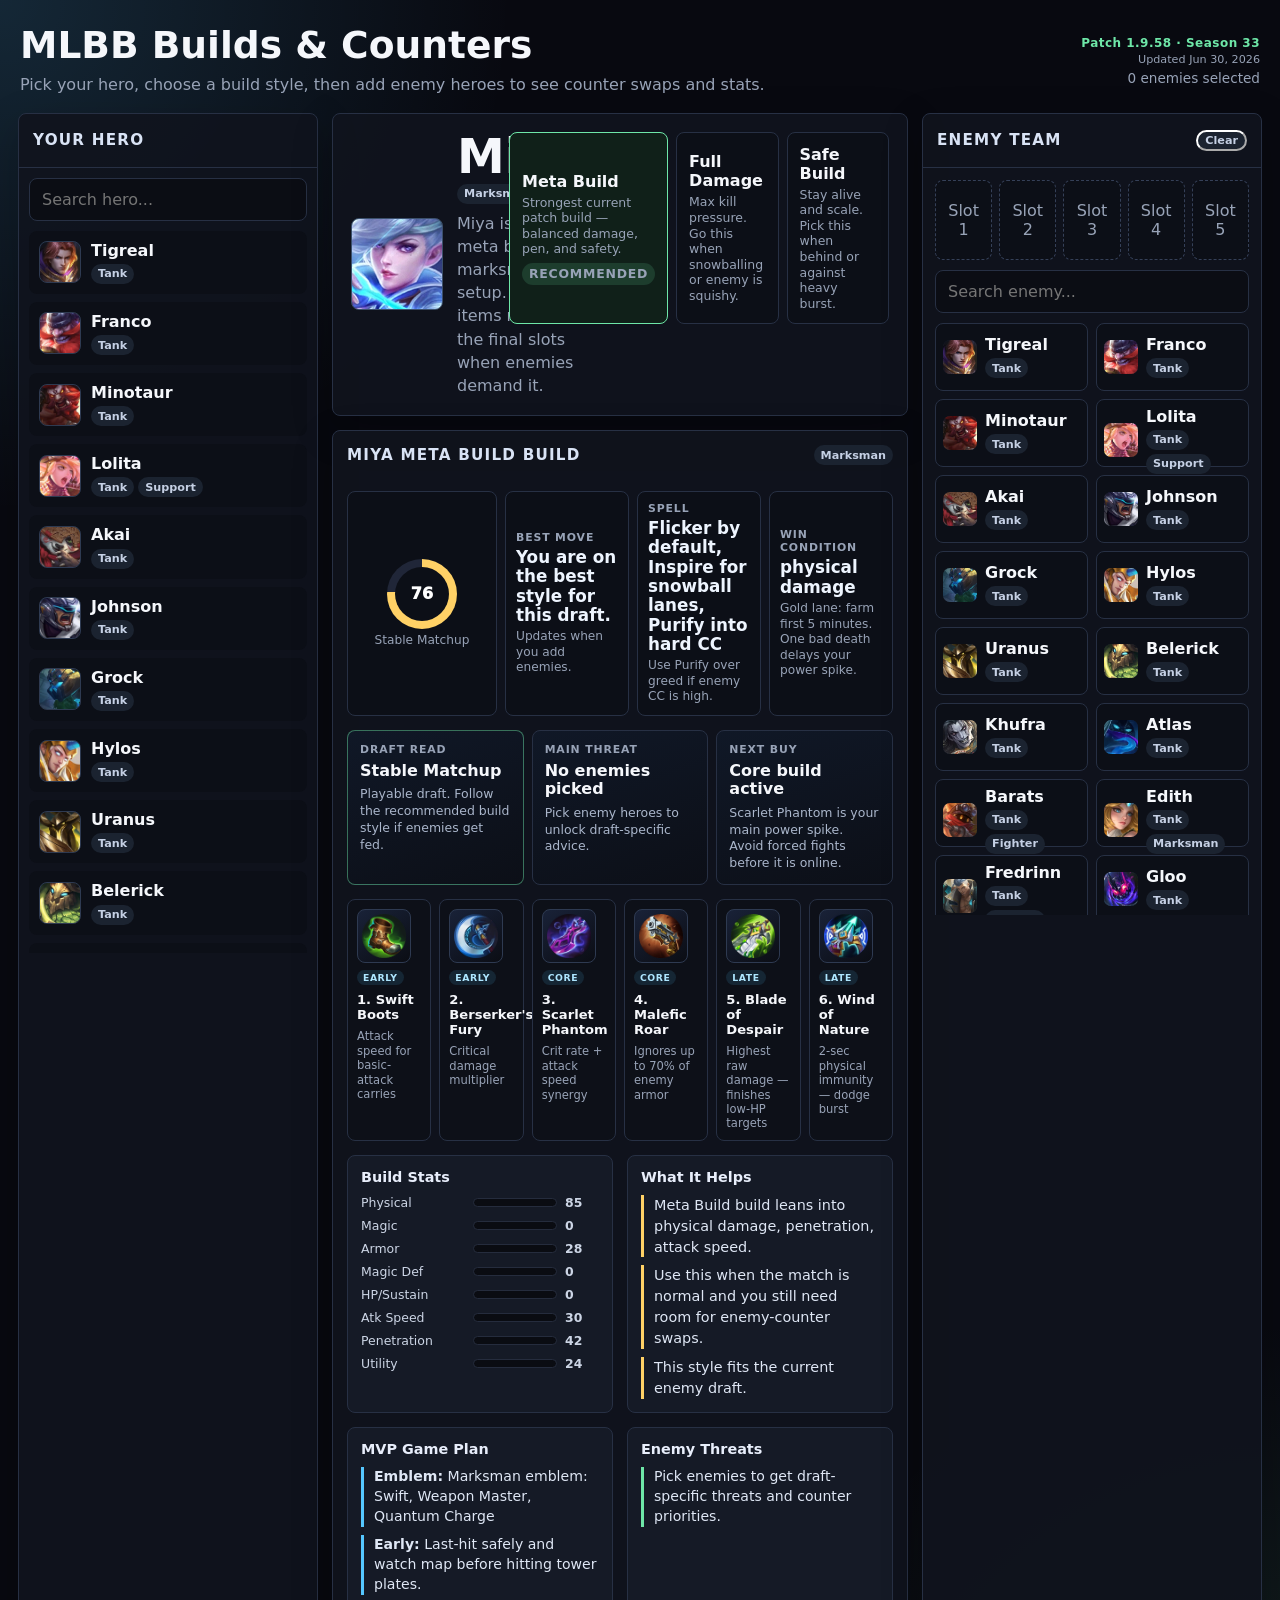
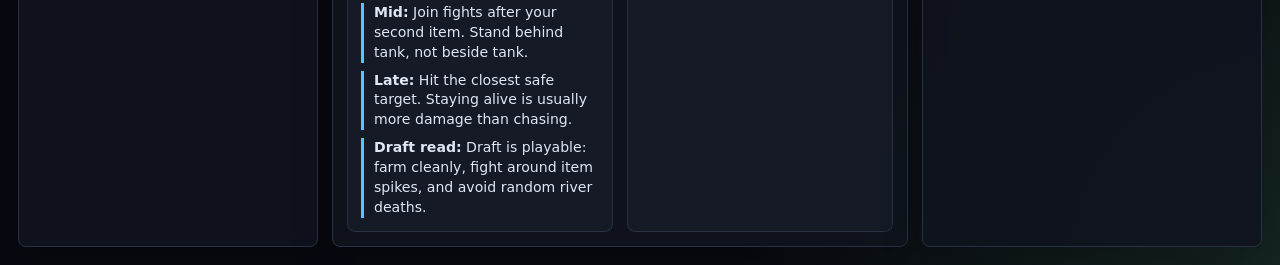
<file: reset.html>
<!doctype html>
<html lang="en">
<head>
  <meta charset="utf-8">
  <meta name="viewport" content="width=device-width, initial-scale=1">
  <title>Reset MLBB Builds Cache</title>
  <style>
    body {
      margin: 0;
      min-height: 100vh;
      display: grid;
      place-items: center;
      background: #080910;
      color: #f5f7fb;
      font-family: system-ui, -apple-system, BlinkMacSystemFont, "Segoe UI", sans-serif;
    }
    main {
      width: min(520px, calc(100% - 32px));
      border: 1px solid #273044;
      border-radius: 8px;
      background: #10131d;
      padding: 24px;
      text-align: center;
    }
    h1 { margin: 0 0 8px; font-size: 1.5rem; }
    p { color: #98a3b7; line-height: 1.5; }
  </style>
</head>
<body>
  <main>
    <h1>Refreshing Website</h1>
    <p>Clearing the old app cache and loading the newest MLBB Builds & Counters.</p>
  </main>
  <script>
    async function reset() {
      if ('serviceWorker' in navigator) {
        const registrations = await navigator.serviceWorker.getRegistrations();
        await Promise.all(registrations.map(registration => registration.unregister()));
      }
      if ('caches' in window) {
        const keys = await caches.keys();
        await Promise.all(keys.map(key => caches.delete(key)));
      }
      location.replace('./?fresh=' + Date.now());
    }
    reset().catch(() => location.replace('./?fresh=' + Date.now()));
  </script>
</body>
</html>
</file>
